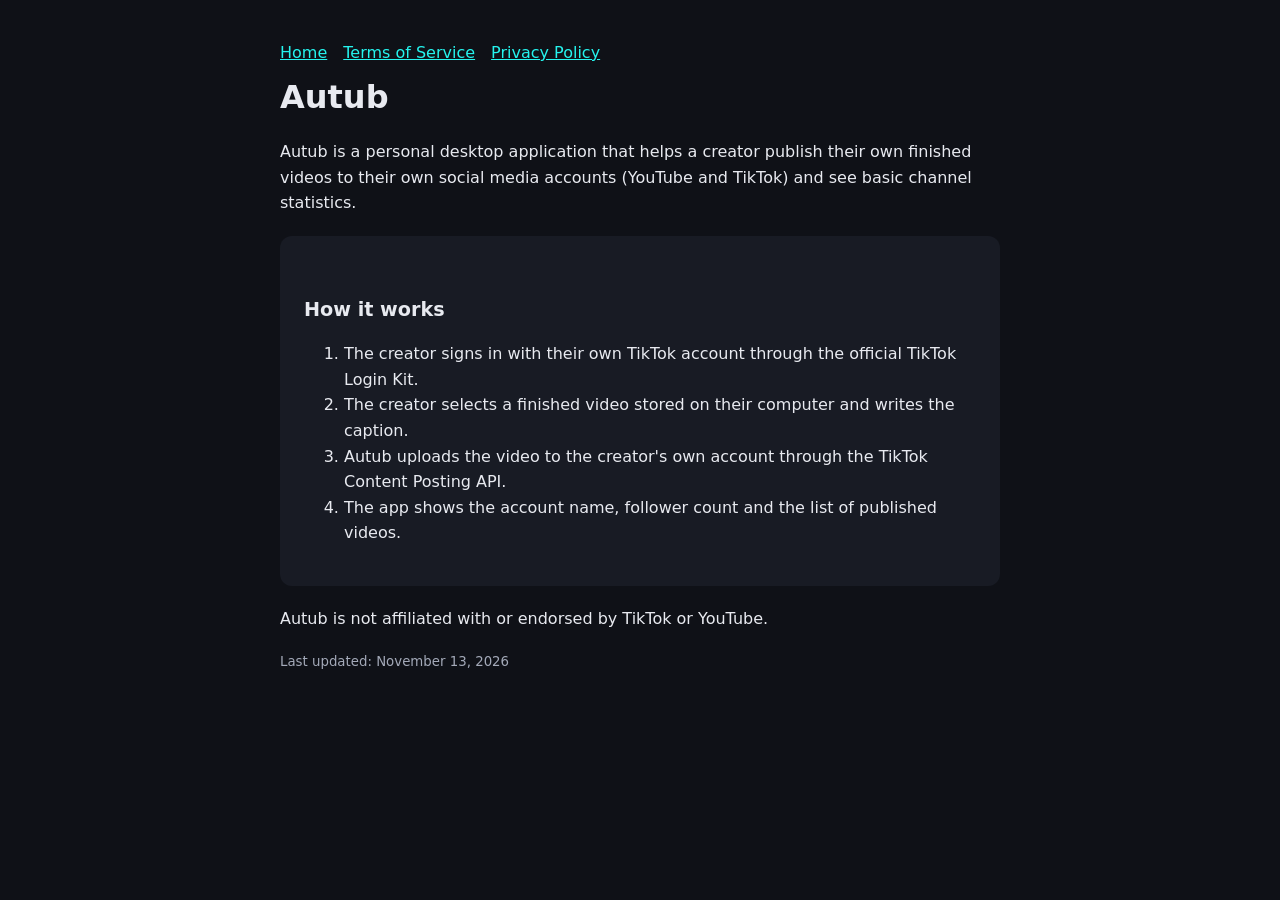
<file: index.html>
<!doctype html><html lang="en"><head><meta charset="utf-8"><meta name="viewport" content="width=device-width,initial-scale=1"><title>Autub</title><link rel="stylesheet" href="style.css"></head>
<body><main>
<nav><a href="./">Home</a><a href="terms.html">Terms of Service</a><a href="privacy.html">Privacy Policy</a></nav>
<h1>Autub</h1>
<p>Autub is a personal desktop application that helps a creator publish their own finished videos to their own social media accounts (YouTube and TikTok) and see basic channel statistics.</p>
<div class="card">
<h2>How it works</h2>
<ol>
<li>The creator signs in with their own TikTok account through the official TikTok Login Kit.</li>
<li>The creator selects a finished video stored on their computer and writes the caption.</li>
<li>Autub uploads the video to the creator's own account through the TikTok Content Posting API.</li>
<li>The app shows the account name, follower count and the list of published videos.</li>
</ol>
</div>
<p>Autub is not affiliated with or endorsed by TikTok or YouTube.</p>
<small>Last updated: November 13, 2026</small>
</main></body></html>
</file>
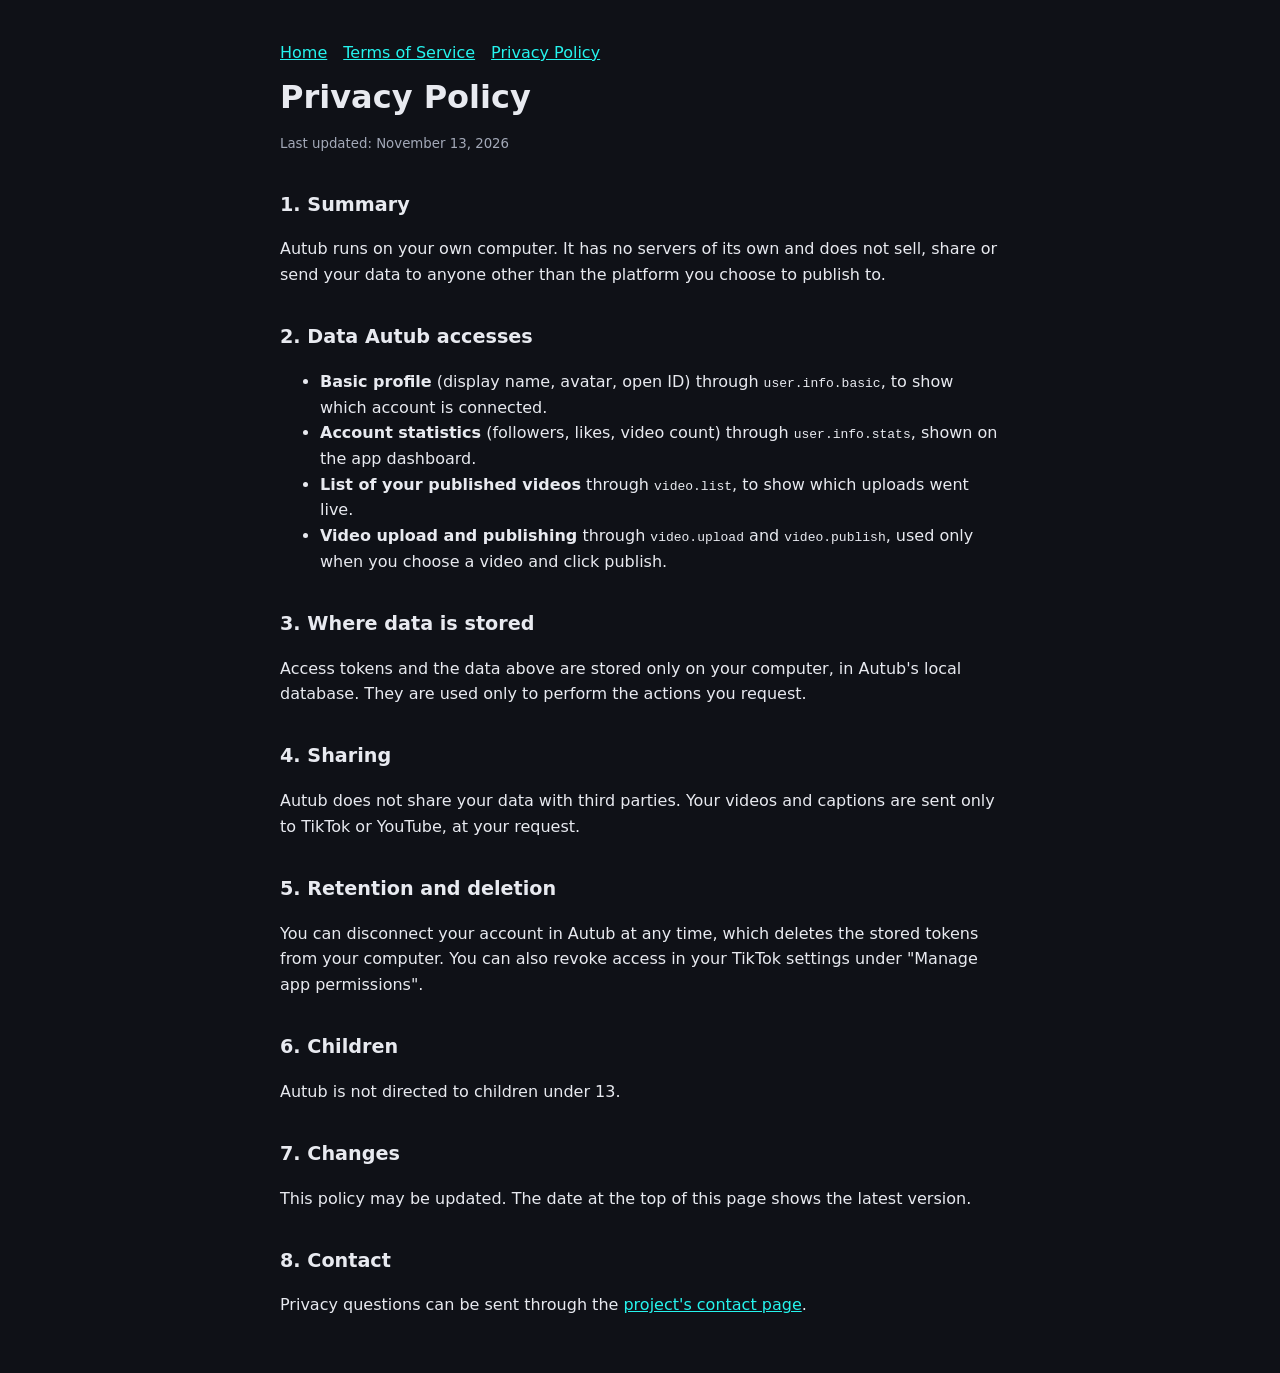
<file: privacy.html>
<!doctype html><html lang="en"><head><meta charset="utf-8"><meta name="viewport" content="width=device-width,initial-scale=1"><title>Autub - Privacy Policy</title><link rel="stylesheet" href="style.css"></head>
<body><main>
<nav><a href="./">Home</a><a href="terms.html">Terms of Service</a><a href="privacy.html">Privacy Policy</a></nav>
<h1>Privacy Policy</h1><small>Last updated: November 13, 2026</small>
<h2>1. Summary</h2><p>Autub runs on your own computer. It has no servers of its own and does not sell, share or send your data to anyone other than the platform you choose to publish to.</p>
<h2>2. Data Autub accesses</h2>
<ul>
<li><b>Basic profile</b> (display name, avatar, open ID) through <code>user.info.basic</code>, to show which account is connected.</li>
<li><b>Account statistics</b> (followers, likes, video count) through <code>user.info.stats</code>, shown on the app dashboard.</li>
<li><b>List of your published videos</b> through <code>video.list</code>, to show which uploads went live.</li>
<li><b>Video upload and publishing</b> through <code>video.upload</code> and <code>video.publish</code>, used only when you choose a video and click publish.</li>
</ul>
<h2>3. Where data is stored</h2><p>Access tokens and the data above are stored only on your computer, in Autub's local database. They are used only to perform the actions you request.</p>
<h2>4. Sharing</h2><p>Autub does not share your data with third parties. Your videos and captions are sent only to TikTok or YouTube, at your request.</p>
<h2>5. Retention and deletion</h2><p>You can disconnect your account in Autub at any time, which deletes the stored tokens from your computer. You can also revoke access in your TikTok settings under "Manage app permissions".</p>
<h2>6. Children</h2><p>Autub is not directed to children under 13.</p>
<h2>7. Changes</h2><p>This policy may be updated. The date at the top of this page shows the latest version.</p>
<h2>8. Contact</h2><p>Privacy questions can be sent through the <a href="https://github.com/Omateuso/autub-site/issues">project's contact page</a>.</p>
</main></body></html>
</file>
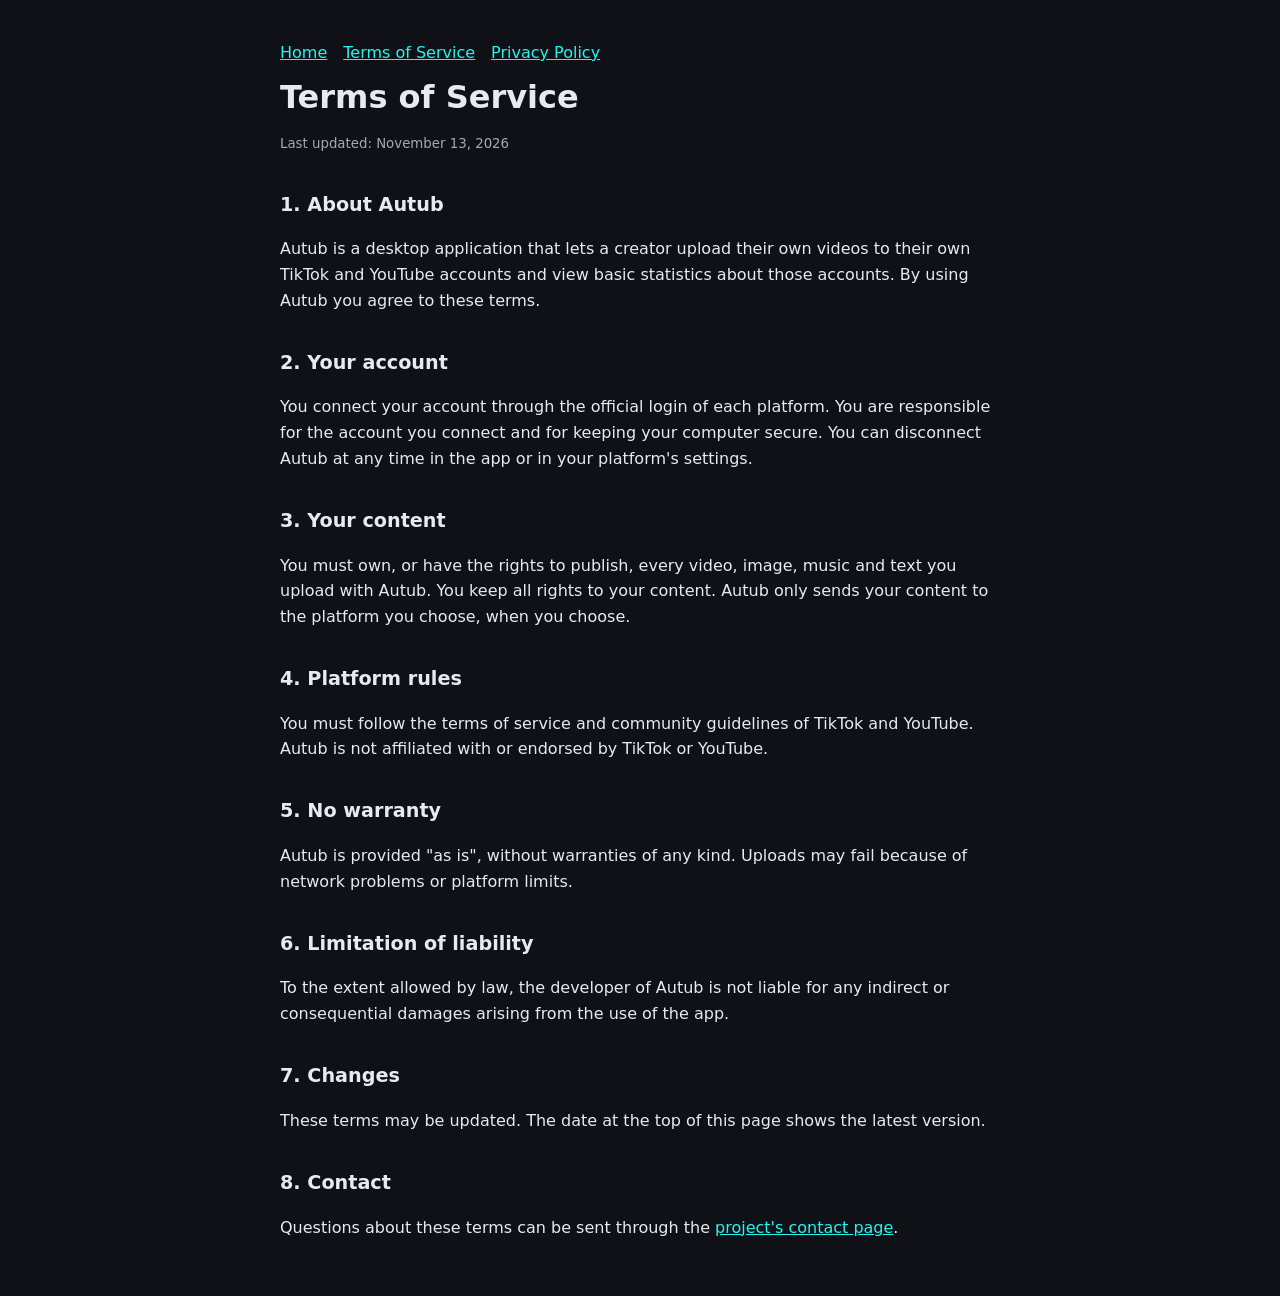
<file: terms.html>
<!doctype html><html lang="en"><head><meta charset="utf-8"><meta name="viewport" content="width=device-width,initial-scale=1"><title>Autub - Terms of Service</title><link rel="stylesheet" href="style.css"></head>
<body><main>
<nav><a href="./">Home</a><a href="terms.html">Terms of Service</a><a href="privacy.html">Privacy Policy</a></nav>
<h1>Terms of Service</h1><small>Last updated: November 13, 2026</small>
<h2>1. About Autub</h2><p>Autub is a desktop application that lets a creator upload their own videos to their own TikTok and YouTube accounts and view basic statistics about those accounts. By using Autub you agree to these terms.</p>
<h2>2. Your account</h2><p>You connect your account through the official login of each platform. You are responsible for the account you connect and for keeping your computer secure. You can disconnect Autub at any time in the app or in your platform's settings.</p>
<h2>3. Your content</h2><p>You must own, or have the rights to publish, every video, image, music and text you upload with Autub. You keep all rights to your content. Autub only sends your content to the platform you choose, when you choose.</p>
<h2>4. Platform rules</h2><p>You must follow the terms of service and community guidelines of TikTok and YouTube. Autub is not affiliated with or endorsed by TikTok or YouTube.</p>
<h2>5. No warranty</h2><p>Autub is provided "as is", without warranties of any kind. Uploads may fail because of network problems or platform limits.</p>
<h2>6. Limitation of liability</h2><p>To the extent allowed by law, the developer of Autub is not liable for any indirect or consequential damages arising from the use of the app.</p>
<h2>7. Changes</h2><p>These terms may be updated. The date at the top of this page shows the latest version.</p>
<h2>8. Contact</h2><p>Questions about these terms can be sent through the <a href="https://github.com/Omateuso/autub-site/issues">project's contact page</a>.</p>
</main></body></html>
</file>
<file: style.css>
:root{--bg:#0f1117;--card:#181b24;--fg:#e8eaf0;--muted:#a3a9b8;--acc:#25f4ee}
*{box-sizing:border-box}body{margin:0;font-family:system-ui,-apple-system,Segoe UI,Roboto,sans-serif;background:var(--bg);color:var(--fg);line-height:1.6}
main{max-width:760px;margin:0 auto;padding:40px 20px}a{color:var(--acc)}h1{margin:.2em 0}h2{margin-top:1.8em;font-size:1.2rem}
.card{background:var(--card);border-radius:12px;padding:24px;margin:20px 0}nav a{margin-right:16px}small{color:var(--muted)}
</file>
